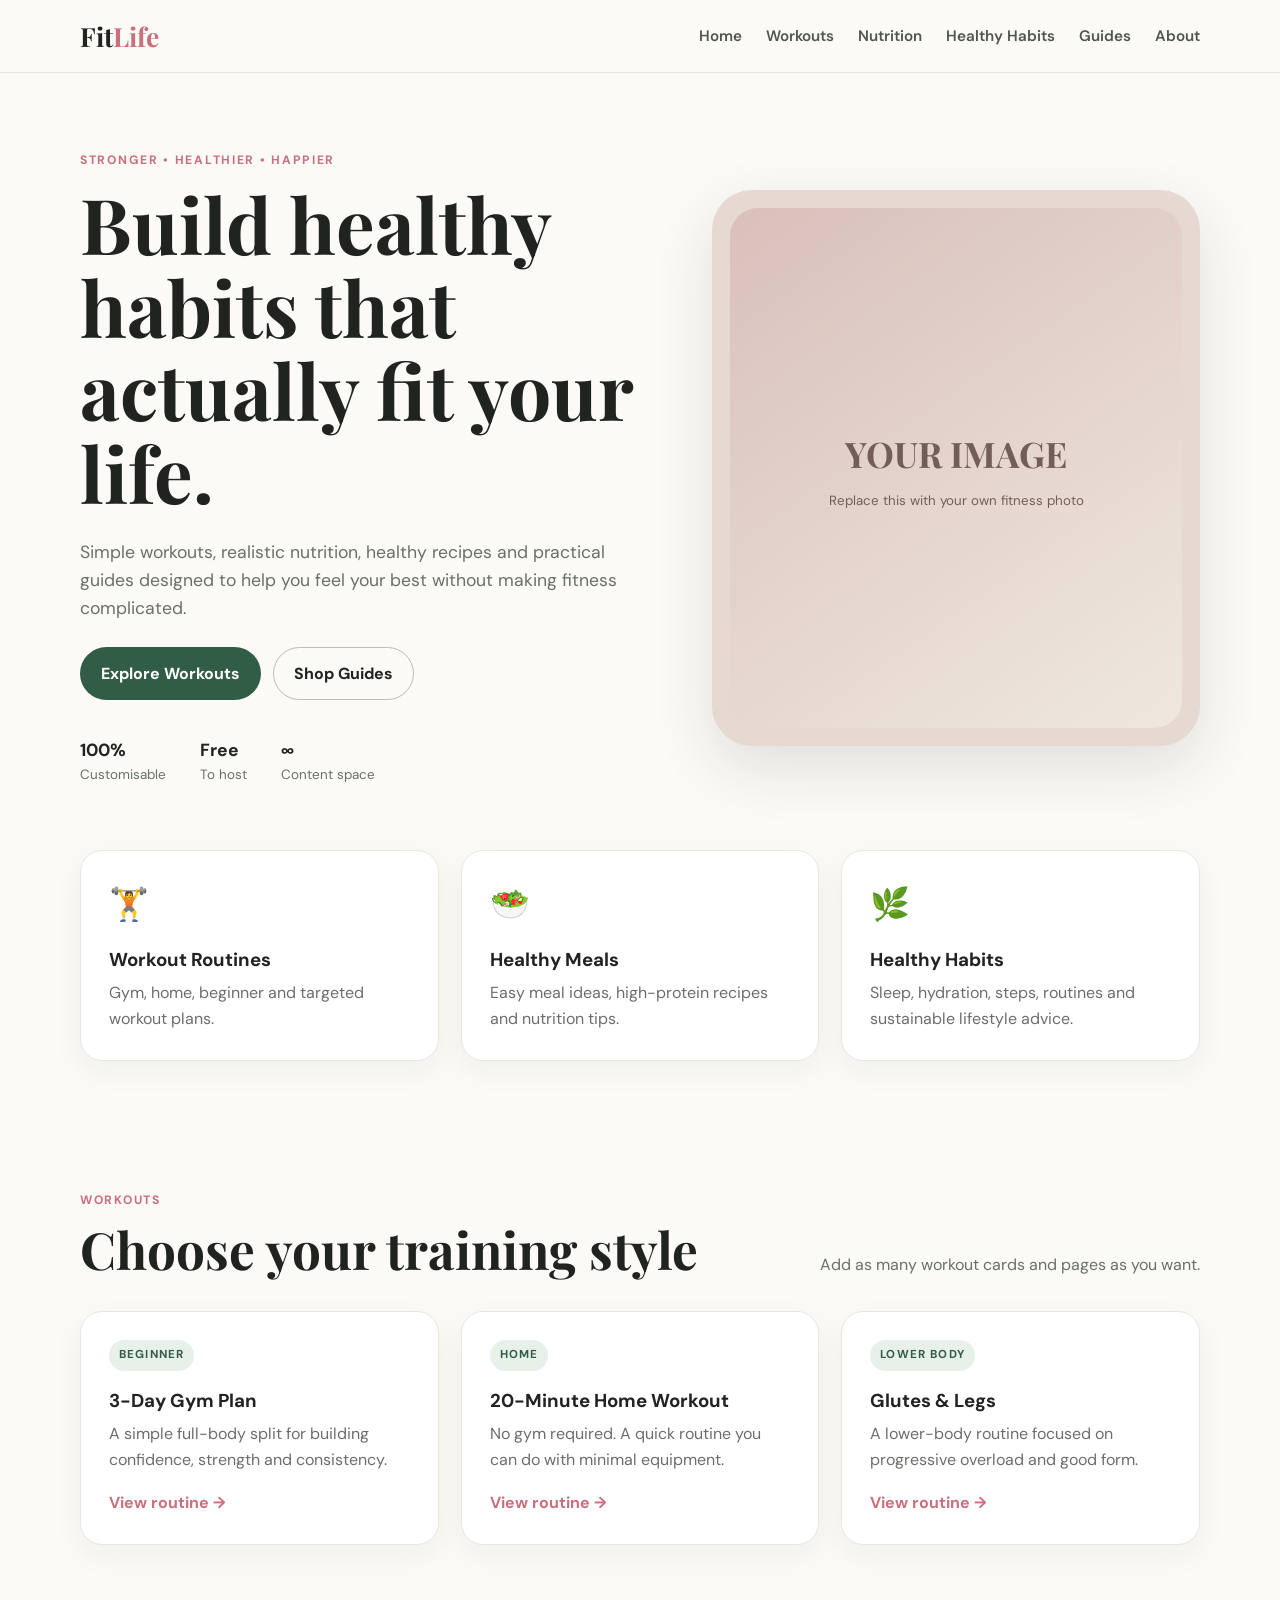
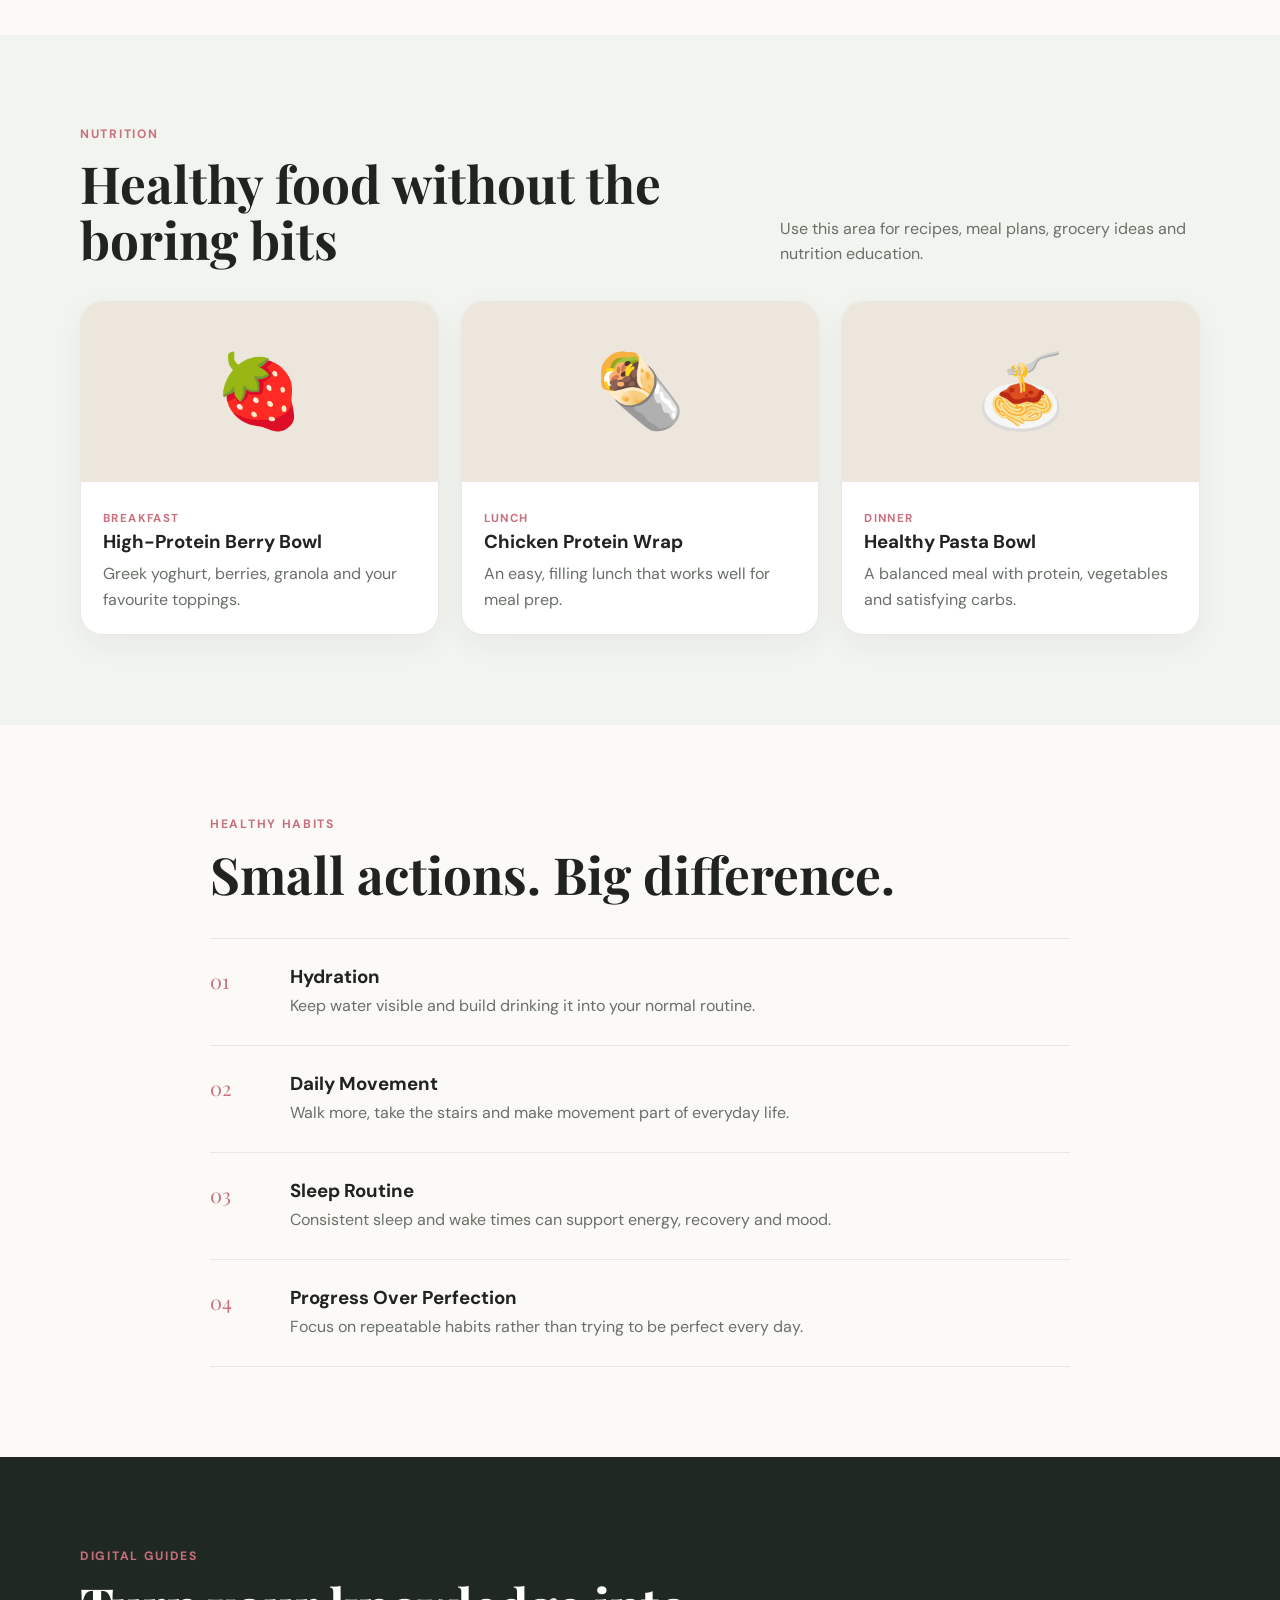
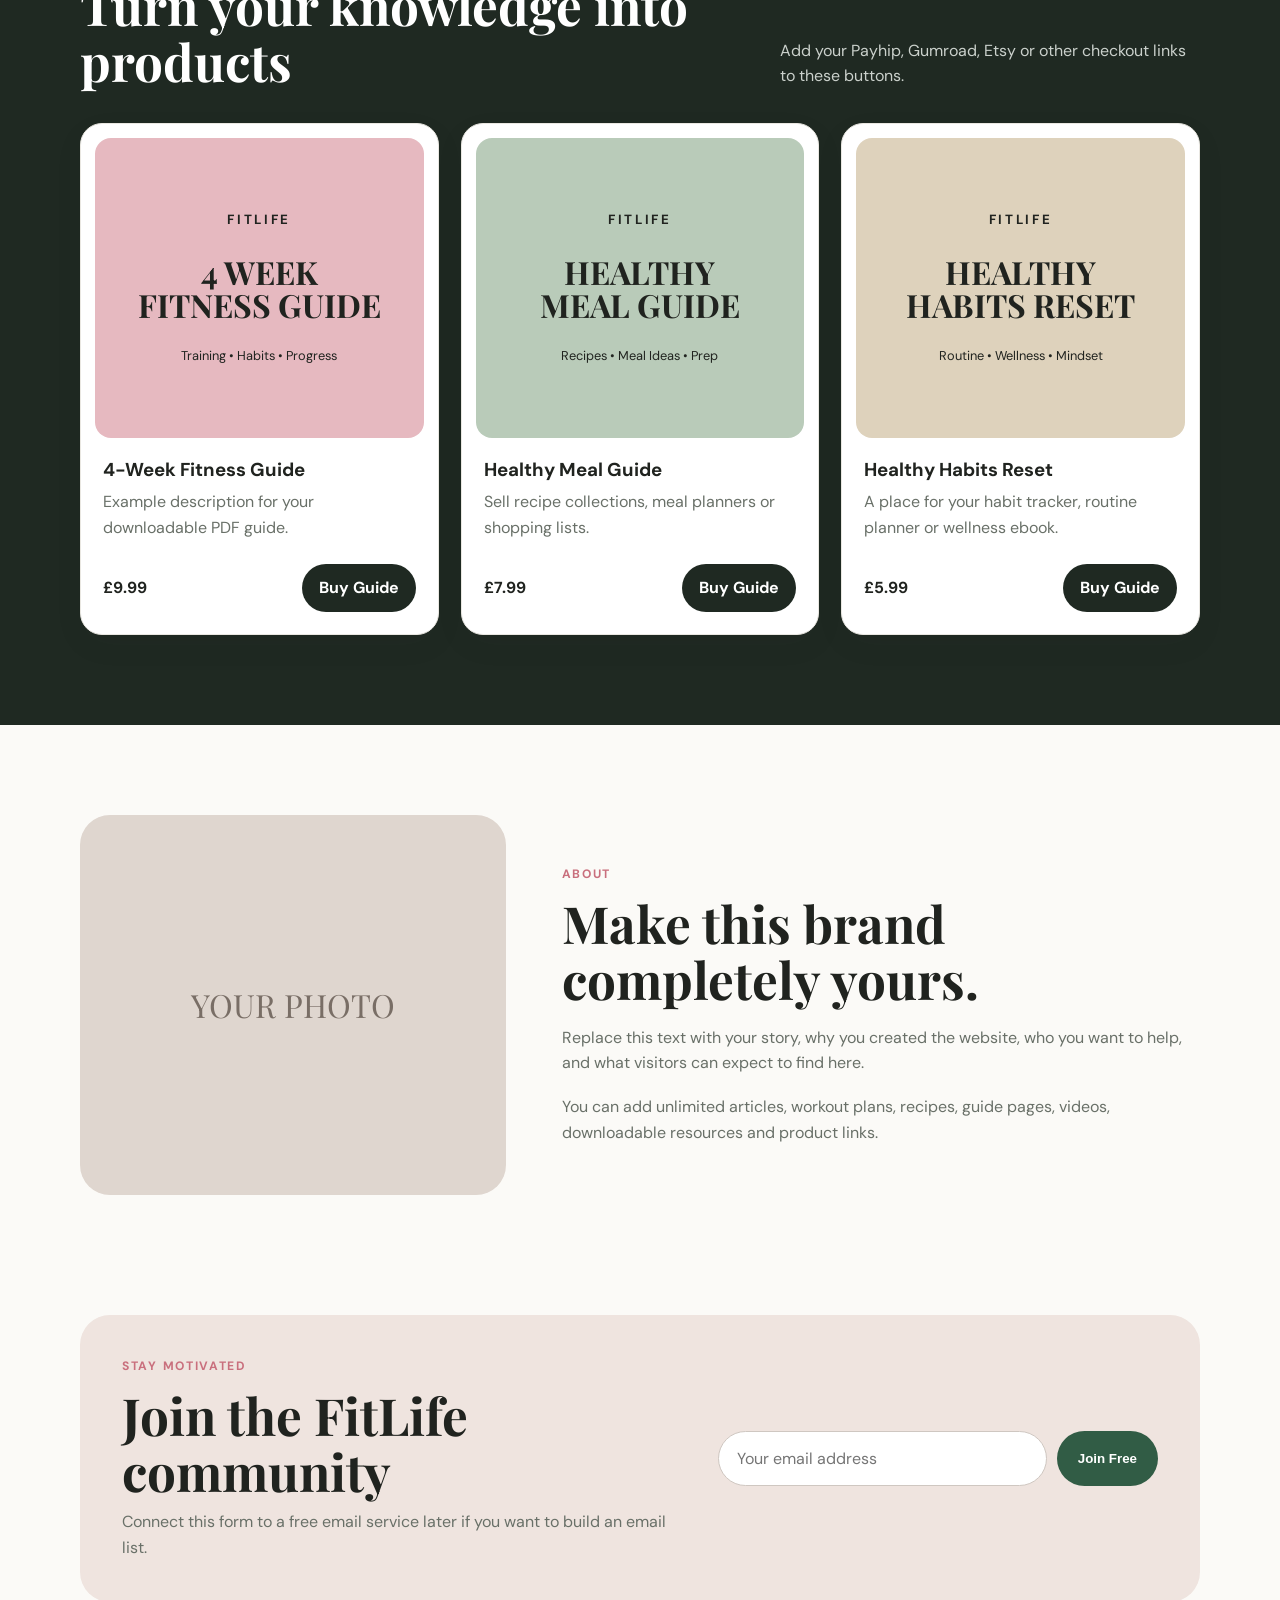
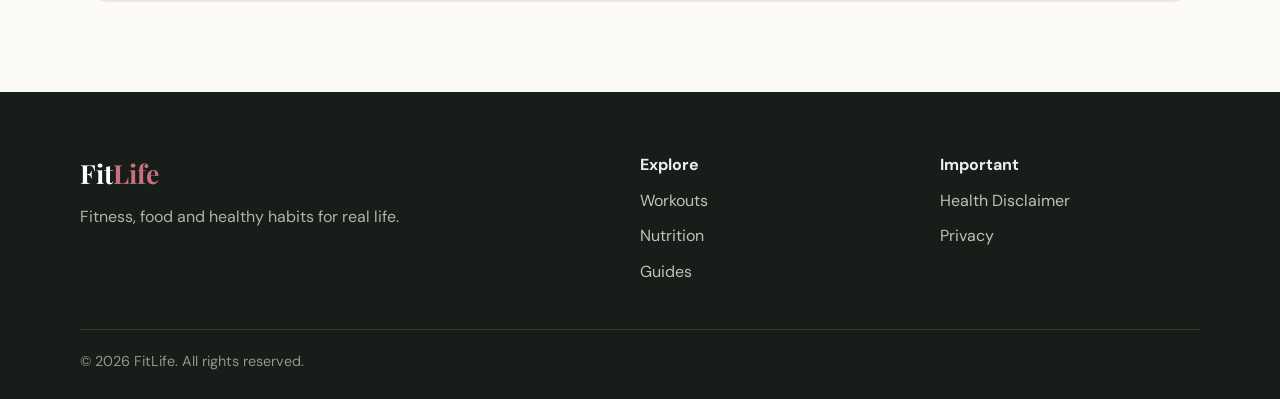
<file: index.html>
<!DOCTYPE html>
<html lang="en">
<head>
  <meta charset="UTF-8" />
  <meta name="viewport" content="width=device-width, initial-scale=1.0" />
  <title>FitLife | Fitness, Food & Healthy Habits</title>
  <meta name="description" content="Fitness guides, workout routines, healthy meals and habits to help you feel stronger and healthier." />
  <link rel="preconnect" href="https://fonts.googleapis.com">
  <link rel="preconnect" href="https://fonts.gstatic.com" crossorigin>
  <link href="https://fonts.googleapis.com/css2?family=DM+Sans:wght@400;500;600;700&family=Playfair+Display:wght@600;700&display=swap" rel="stylesheet">
  <link rel="stylesheet" href="styles.css" />
</head>
<body>
  <header class="site-header">
    <div class="container nav">
      <a class="logo" href="#home">Fit<span>Life</span></a>
      <button class="menu-btn" id="menuBtn" aria-label="Open menu">☰</button>
      <nav id="navMenu">
        <a href="#home">Home</a>
        <a href="#workouts">Workouts</a>
        <a href="#nutrition">Nutrition</a>
        <a href="#habits">Healthy Habits</a>
        <a href="#guides">Guides</a>
        <a href="#about">About</a>
      </nav>
    </div>
  </header>

  <main>
    <section id="home" class="hero">
      <div class="container hero-grid">
        <div>
          <p class="eyebrow">STRONGER • HEALTHIER • HAPPIER</p>
          <h1>Build healthy habits that actually fit your life.</h1>
          <p class="hero-copy">
            Simple workouts, realistic nutrition, healthy recipes and practical guides
            designed to help you feel your best without making fitness complicated.
          </p>
          <div class="hero-actions">
            <a class="btn primary" href="#workouts">Explore Workouts</a>
            <a class="btn secondary" href="#guides">Shop Guides</a>
          </div>
          <div class="mini-stats">
            <div><strong>100%</strong><span>Customisable</span></div>
            <div><strong>Free</strong><span>To host</span></div>
            <div><strong>∞</strong><span>Content space</span></div>
          </div>
        </div>
        <div class="hero-card">
          <div class="hero-placeholder">
            <span>YOUR IMAGE</span>
            <small>Replace this with your own fitness photo</small>
          </div>
        </div>
      </div>
    </section>

    <section class="quick-links">
      <div class="container cards-3">
        <a class="feature-card" href="#workouts">
          <div class="icon">🏋️</div>
          <h3>Workout Routines</h3>
          <p>Gym, home, beginner and targeted workout plans.</p>
        </a>
        <a class="feature-card" href="#nutrition">
          <div class="icon">🥗</div>
          <h3>Healthy Meals</h3>
          <p>Easy meal ideas, high-protein recipes and nutrition tips.</p>
        </a>
        <a class="feature-card" href="#habits">
          <div class="icon">🌿</div>
          <h3>Healthy Habits</h3>
          <p>Sleep, hydration, steps, routines and sustainable lifestyle advice.</p>
        </a>
      </div>
    </section>

    <section id="workouts" class="section">
      <div class="container">
        <div class="section-heading">
          <div>
            <p class="eyebrow">WORKOUTS</p>
            <h2>Choose your training style</h2>
          </div>
          <p>Add as many workout cards and pages as you want.</p>
        </div>
        <div class="cards-3">
          <article class="content-card">
            <div class="tag">BEGINNER</div>
            <h3>3-Day Gym Plan</h3>
            <p>A simple full-body split for building confidence, strength and consistency.</p>
            <a href="#" onclick="alert('Replace this link with your workout page.'); return false;">View routine →</a>
          </article>
          <article class="content-card">
            <div class="tag">HOME</div>
            <h3>20-Minute Home Workout</h3>
            <p>No gym required. A quick routine you can do with minimal equipment.</p>
            <a href="#" onclick="alert('Replace this link with your workout page.'); return false;">View routine →</a>
          </article>
          <article class="content-card">
            <div class="tag">LOWER BODY</div>
            <h3>Glutes & Legs</h3>
            <p>A lower-body routine focused on progressive overload and good form.</p>
            <a href="#" onclick="alert('Replace this link with your workout page.'); return false;">View routine →</a>
          </article>
        </div>
      </div>
    </section>

    <section id="nutrition" class="section alt">
      <div class="container">
        <div class="section-heading">
          <div>
            <p class="eyebrow">NUTRITION</p>
            <h2>Healthy food without the boring bits</h2>
          </div>
          <p>Use this area for recipes, meal plans, grocery ideas and nutrition education.</p>
        </div>
        <div class="cards-3">
          <article class="recipe-card">
            <div class="recipe-image">🍓</div>
            <div class="recipe-body">
              <span>BREAKFAST</span>
              <h3>High-Protein Berry Bowl</h3>
              <p>Greek yoghurt, berries, granola and your favourite toppings.</p>
            </div>
          </article>
          <article class="recipe-card">
            <div class="recipe-image">🌯</div>
            <div class="recipe-body">
              <span>LUNCH</span>
              <h3>Chicken Protein Wrap</h3>
              <p>An easy, filling lunch that works well for meal prep.</p>
            </div>
          </article>
          <article class="recipe-card">
            <div class="recipe-image">🍝</div>
            <div class="recipe-body">
              <span>DINNER</span>
              <h3>Healthy Pasta Bowl</h3>
              <p>A balanced meal with protein, vegetables and satisfying carbs.</p>
            </div>
          </article>
        </div>
      </div>
    </section>

    <section id="habits" class="section">
      <div class="container narrow">
        <p class="eyebrow">HEALTHY HABITS</p>
        <h2>Small actions. Big difference.</h2>
        <div class="habit-list">
          <div><span>01</span><div><h3>Hydration</h3><p>Keep water visible and build drinking it into your normal routine.</p></div></div>
          <div><span>02</span><div><h3>Daily Movement</h3><p>Walk more, take the stairs and make movement part of everyday life.</p></div></div>
          <div><span>03</span><div><h3>Sleep Routine</h3><p>Consistent sleep and wake times can support energy, recovery and mood.</p></div></div>
          <div><span>04</span><div><h3>Progress Over Perfection</h3><p>Focus on repeatable habits rather than trying to be perfect every day.</p></div></div>
        </div>
      </div>
    </section>

    <section id="guides" class="shop-section">
      <div class="container">
        <div class="section-heading light">
          <div>
            <p class="eyebrow">DIGITAL GUIDES</p>
            <h2>Turn your knowledge into products</h2>
          </div>
          <p>Add your Payhip, Gumroad, Etsy or other checkout links to these buttons.</p>
        </div>
        <div class="cards-3">
          <article class="product-card">
            <div class="product-cover pink">
              <small>FITLIFE</small>
              <strong>4 WEEK<br>FITNESS GUIDE</strong>
              <span>Training • Habits • Progress</span>
            </div>
            <h3>4-Week Fitness Guide</h3>
            <p>Example description for your downloadable PDF guide.</p>
            <div class="product-bottom">
              <strong>£9.99</strong>
              <a class="btn small" href="https://payhip.com/" target="_blank" rel="noopener">Buy Guide</a>
            </div>
          </article>
          <article class="product-card">
            <div class="product-cover green">
              <small>FITLIFE</small>
              <strong>HEALTHY<br>MEAL GUIDE</strong>
              <span>Recipes • Meal Ideas • Prep</span>
            </div>
            <h3>Healthy Meal Guide</h3>
            <p>Sell recipe collections, meal planners or shopping lists.</p>
            <div class="product-bottom">
              <strong>£7.99</strong>
              <a class="btn small" href="https://payhip.com/" target="_blank" rel="noopener">Buy Guide</a>
            </div>
          </article>
          <article class="product-card">
            <div class="product-cover beige">
              <small>FITLIFE</small>
              <strong>HEALTHY<br>HABITS RESET</strong>
              <span>Routine • Wellness • Mindset</span>
            </div>
            <h3>Healthy Habits Reset</h3>
            <p>A place for your habit tracker, routine planner or wellness ebook.</p>
            <div class="product-bottom">
              <strong>£5.99</strong>
              <a class="btn small" href="https://payhip.com/" target="_blank" rel="noopener">Buy Guide</a>
            </div>
          </article>
        </div>
      </div>
    </section>

    <section id="about" class="section">
      <div class="container about-grid">
        <div class="about-placeholder">YOUR PHOTO</div>
        <div>
          <p class="eyebrow">ABOUT</p>
          <h2>Make this brand completely yours.</h2>
          <p>
            Replace this text with your story, why you created the website, who you want to help,
            and what visitors can expect to find here.
          </p>
          <p>
            You can add unlimited articles, workout plans, recipes, guide pages, videos,
            downloadable resources and product links.
          </p>
        </div>
      </div>
    </section>

    <section class="newsletter">
      <div class="container newsletter-box">
        <div>
          <p class="eyebrow">STAY MOTIVATED</p>
          <h2>Join the FitLife community</h2>
          <p>Connect this form to a free email service later if you want to build an email list.</p>
        </div>
        <form onsubmit="alert('Demo form only. Connect this to Mailchimp, Brevo or another email service.'); return false;">
          <input type="email" placeholder="Your email address" required>
          <button class="btn primary" type="submit">Join Free</button>
        </form>
      </div>
    </section>
  </main>

  <footer>
    <div class="container footer-grid">
      <div>
        <a class="logo footer-logo" href="#home">Fit<span>Life</span></a>
        <p>Fitness, food and healthy habits for real life.</p>
      </div>
      <div>
        <strong>Explore</strong>
        <a href="#workouts">Workouts</a>
        <a href="#nutrition">Nutrition</a>
        <a href="#guides">Guides</a>
      </div>
      <div>
        <strong>Important</strong>
        <a href="disclaimer.html">Health Disclaimer</a>
        <a href="privacy.html">Privacy</a>
      </div>
    </div>
    <div class="container copyright">© <span id="year"></span> FitLife. All rights reserved.</div>
  </footer>

  <script src="script.js"></script>
</body>
</html>
</file>
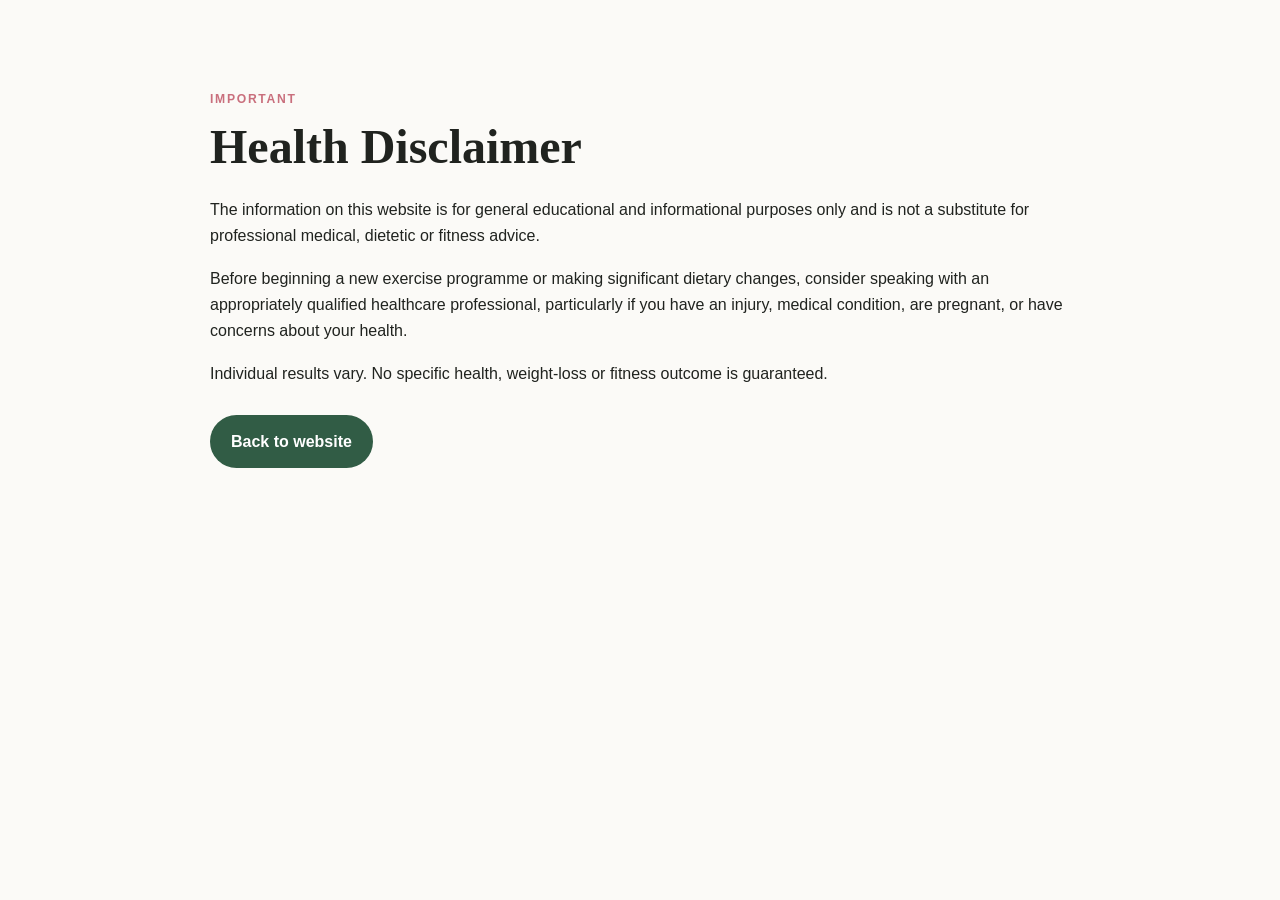
<file: disclaimer.html>
<!DOCTYPE html>
<html lang="en">
<head>
<meta charset="UTF-8"><meta name="viewport" content="width=device-width, initial-scale=1.0">
<title>Health Disclaimer | FitLife</title>
<link rel="stylesheet" href="styles.css">
</head>
<body>
<main class="section">
<div class="container narrow">
<p class="eyebrow">IMPORTANT</p>
<h1 style="font-size:3rem">Health Disclaimer</h1>
<p style="margin-top:24px">The information on this website is for general educational and informational purposes only and is not a substitute for professional medical, dietetic or fitness advice.</p>
<p style="margin-top:18px">Before beginning a new exercise programme or making significant dietary changes, consider speaking with an appropriately qualified healthcare professional, particularly if you have an injury, medical condition, are pregnant, or have concerns about your health.</p>
<p style="margin-top:18px">Individual results vary. No specific health, weight-loss or fitness outcome is guaranteed.</p>
<a class="btn primary" style="margin-top:28px" href="index.html">Back to website</a>
</div>
</main>
</body>
</html>
</file>
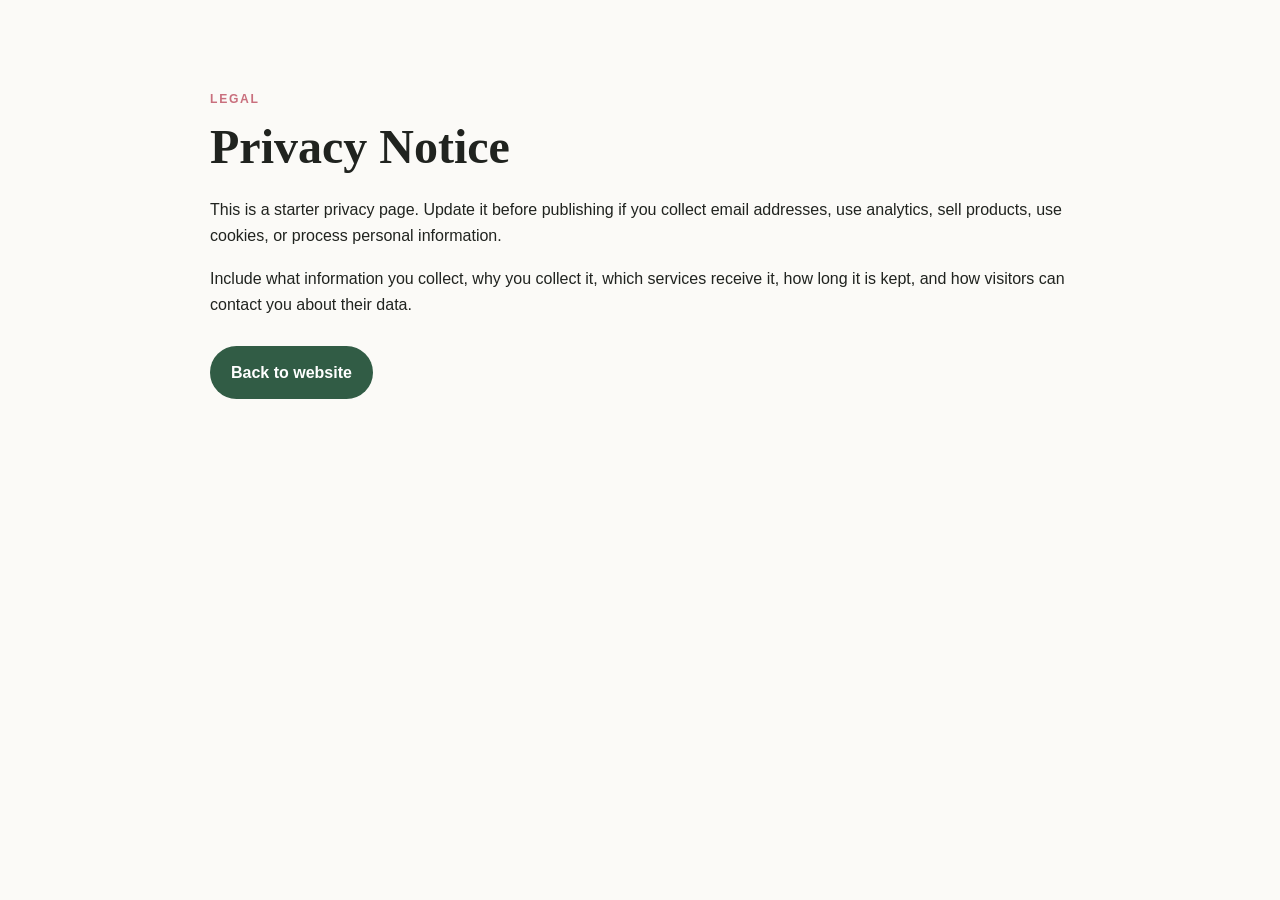
<file: privacy.html>
<!DOCTYPE html>
<html lang="en">
<head>
<meta charset="UTF-8"><meta name="viewport" content="width=device-width, initial-scale=1.0">
<title>Privacy | FitLife</title>
<link rel="stylesheet" href="styles.css">
</head>
<body>
<main class="section">
<div class="container narrow">
<p class="eyebrow">LEGAL</p>
<h1 style="font-size:3rem">Privacy Notice</h1>
<p style="margin-top:24px">This is a starter privacy page. Update it before publishing if you collect email addresses, use analytics, sell products, use cookies, or process personal information.</p>
<p style="margin-top:18px">Include what information you collect, why you collect it, which services receive it, how long it is kept, and how visitors can contact you about their data.</p>
<a class="btn primary" style="margin-top:28px" href="index.html">Back to website</a>
</div>
</main>
</body>
</html>
</file>
<file: styles.css>
*{box-sizing:border-box;margin:0;padding:0}
:root{
  --bg:#fbfaf7;
  --card:#ffffff;
  --ink:#20231f;
  --muted:#697068;
  --accent:#c96f7d;
  --accent2:#315c45;
  --line:#e9e7e1;
  --dark:#1f2922;
  --radius:22px;
}
html{scroll-behavior:smooth}
body{font-family:"DM Sans",sans-serif;background:var(--bg);color:var(--ink);line-height:1.6}
a{text-decoration:none;color:inherit}
.container{width:min(1120px,92%);margin:auto}
.site-header{position:sticky;top:0;z-index:100;background:rgba(251,250,247,.93);backdrop-filter:blur(12px);border-bottom:1px solid var(--line)}
.nav{height:72px;display:flex;align-items:center;justify-content:space-between}
.logo{font-family:"Playfair Display",serif;font-size:1.65rem;font-weight:700}
.logo span{color:var(--accent)}
nav{display:flex;gap:24px;align-items:center}
nav a{font-size:.95rem;font-weight:600;color:#4f554f}
nav a:hover{color:var(--accent)}
.menu-btn{display:none;background:none;border:0;font-size:1.6rem}
.hero{padding:78px 0 64px}
.hero-grid{display:grid;grid-template-columns:1.08fr .92fr;gap:60px;align-items:center}
.eyebrow{font-weight:700;letter-spacing:.14em;font-size:.76rem;color:var(--accent);margin-bottom:12px}
h1,h2{font-family:"Playfair Display",serif;line-height:1.08}
h1{font-size:clamp(3rem,6vw,5.3rem);max-width:780px}
h2{font-size:clamp(2rem,4vw,3.2rem)}
h3{line-height:1.25}
.hero-copy{font-size:1.1rem;color:var(--muted);max-width:620px;margin:24px 0}
.hero-actions{display:flex;gap:12px;flex-wrap:wrap}
.btn{display:inline-flex;align-items:center;justify-content:center;border-radius:999px;padding:13px 20px;font-weight:700;border:1px solid transparent;transition:.2s}
.btn.primary{background:var(--accent2);color:#fff}
.btn.primary:hover{transform:translateY(-2px);opacity:.92}
.btn.secondary{border-color:#b9bcb7}
.btn.small{background:var(--dark);color:#fff;padding:10px 16px}
.mini-stats{display:flex;gap:34px;margin-top:36px}
.mini-stats div{display:flex;flex-direction:column}
.mini-stats strong{font-size:1.1rem}.mini-stats span{color:var(--muted);font-size:.84rem}
.hero-card{background:#e6d9d2;border-radius:40px;padding:18px;box-shadow:0 22px 60px rgba(32,35,31,.12)}
.hero-placeholder{min-height:520px;border-radius:28px;background:linear-gradient(145deg,#d9c0bb,#efe8df);display:flex;flex-direction:column;align-items:center;justify-content:center;color:#735d58;text-align:center;padding:20px}
.hero-placeholder span{font-family:"Playfair Display",serif;font-size:2.2rem;font-weight:700}
.hero-placeholder small{margin-top:8px}
.quick-links{padding:0 0 40px}
.cards-3{display:grid;grid-template-columns:repeat(3,1fr);gap:22px}
.feature-card,.content-card,.recipe-card,.product-card{background:var(--card);border:1px solid var(--line);border-radius:var(--radius);box-shadow:0 10px 30px rgba(35,39,35,.05)}
.feature-card{padding:28px;transition:.2s}
.feature-card:hover{transform:translateY(-4px)}
.feature-card .icon{font-size:2rem;margin-bottom:18px}
.feature-card p,.content-card p,.product-card p{color:var(--muted);margin-top:9px}
.section{padding:90px 0}
.section.alt{background:#f2f4ef}
.section-heading{display:flex;align-items:end;justify-content:space-between;gap:40px;margin-bottom:34px}
.section-heading>p{color:var(--muted);max-width:420px}
.content-card{padding:28px}
.tag{display:inline-block;font-size:.72rem;letter-spacing:.1em;font-weight:700;color:var(--accent2);background:#e8f0ea;border-radius:999px;padding:6px 10px;margin-bottom:18px}
.content-card a{display:inline-block;margin-top:18px;font-weight:700;color:var(--accent)}
.recipe-card{overflow:hidden}
.recipe-image{height:180px;background:#ece6dc;display:flex;align-items:center;justify-content:center;font-size:4.5rem}
.recipe-body{padding:22px}
.recipe-body span{font-size:.72rem;font-weight:700;letter-spacing:.12em;color:var(--accent)}
.recipe-body p{color:var(--muted);margin-top:8px}
.narrow{max-width:860px}
.habit-list{margin-top:36px;border-top:1px solid var(--line)}
.habit-list>div{display:grid;grid-template-columns:60px 1fr;gap:20px;padding:26px 0;border-bottom:1px solid var(--line)}
.habit-list>div>span{font-family:"Playfair Display",serif;font-size:1.25rem;color:var(--accent)}
.habit-list p{color:var(--muted);margin-top:5px}
.shop-section{background:var(--dark);padding:90px 0;color:#fff}
.section-heading.light>p{color:#cbd1cc}
.product-card{padding:14px;color:var(--ink)}
.product-cover{height:300px;border-radius:16px;display:flex;flex-direction:column;align-items:center;justify-content:center;text-align:center;padding:30px}
.product-cover small{letter-spacing:.2em;font-weight:700}
.product-cover strong{font-family:"Playfair Display",serif;font-size:2rem;line-height:1.05;margin:24px 0}
.product-cover span{font-size:.8rem}
.product-cover.pink{background:#e6b9c0}.product-cover.green{background:#b9cbb9}.product-cover.beige{background:#ded2bc}
.product-card>h3{margin:20px 8px 0}.product-card>p{margin:8px}
.product-bottom{display:flex;align-items:center;justify-content:space-between;padding:16px 8px 8px}
.about-grid{display:grid;grid-template-columns:.8fr 1.2fr;gap:56px;align-items:center}
.about-placeholder{min-height:380px;border-radius:30px;background:#dfd6cf;display:flex;align-items:center;justify-content:center;font-family:"Playfair Display",serif;font-size:2rem;color:#796e66}
.about-grid p:not(.eyebrow){color:var(--muted);margin-top:18px}
.newsletter{padding:30px 0 90px}
.newsletter-box{background:#efe4df;border-radius:30px;padding:42px;display:flex;justify-content:space-between;align-items:center;gap:40px}
.newsletter-box p:last-child{color:var(--muted);margin-top:10px}
.newsletter form{display:flex;gap:10px;min-width:min(440px,100%)}
.newsletter input{flex:1;border:1px solid #cfc7c1;border-radius:999px;padding:14px 18px;background:#fff;font:inherit}
footer{background:#171d18;color:#ecf0ec;padding:60px 0 26px}
.footer-grid{display:grid;grid-template-columns:2fr 1fr 1fr;gap:40px}
.footer-logo{color:#fff}.footer-grid p{color:#adb5ae;margin-top:10px}.footer-grid div:not(:first-child){display:flex;flex-direction:column;gap:10px}
.footer-grid div:not(:first-child) a{color:#bbc2bb}
.copyright{border-top:1px solid #303830;margin-top:44px;padding-top:20px;color:#8f988f;font-size:.9rem}
@media (max-width:800px){
  .menu-btn{display:block}
  nav{display:none;position:absolute;top:72px;left:0;right:0;background:var(--bg);flex-direction:column;align-items:flex-start;padding:22px 4%;border-bottom:1px solid var(--line)}
  nav.open{display:flex}
  .hero-grid,.about-grid{grid-template-columns:1fr}
  .hero{padding-top:45px}
  .hero-placeholder{min-height:390px}
  .cards-3{grid-template-columns:1fr}
  .section-heading,.newsletter-box{align-items:flex-start;flex-direction:column}
  .newsletter form{min-width:100%;flex-direction:column}
  .mini-stats{gap:20px;flex-wrap:wrap}
  .footer-grid{grid-template-columns:1fr 1fr}
  .footer-grid>div:first-child{grid-column:1/-1}
}
</file>
